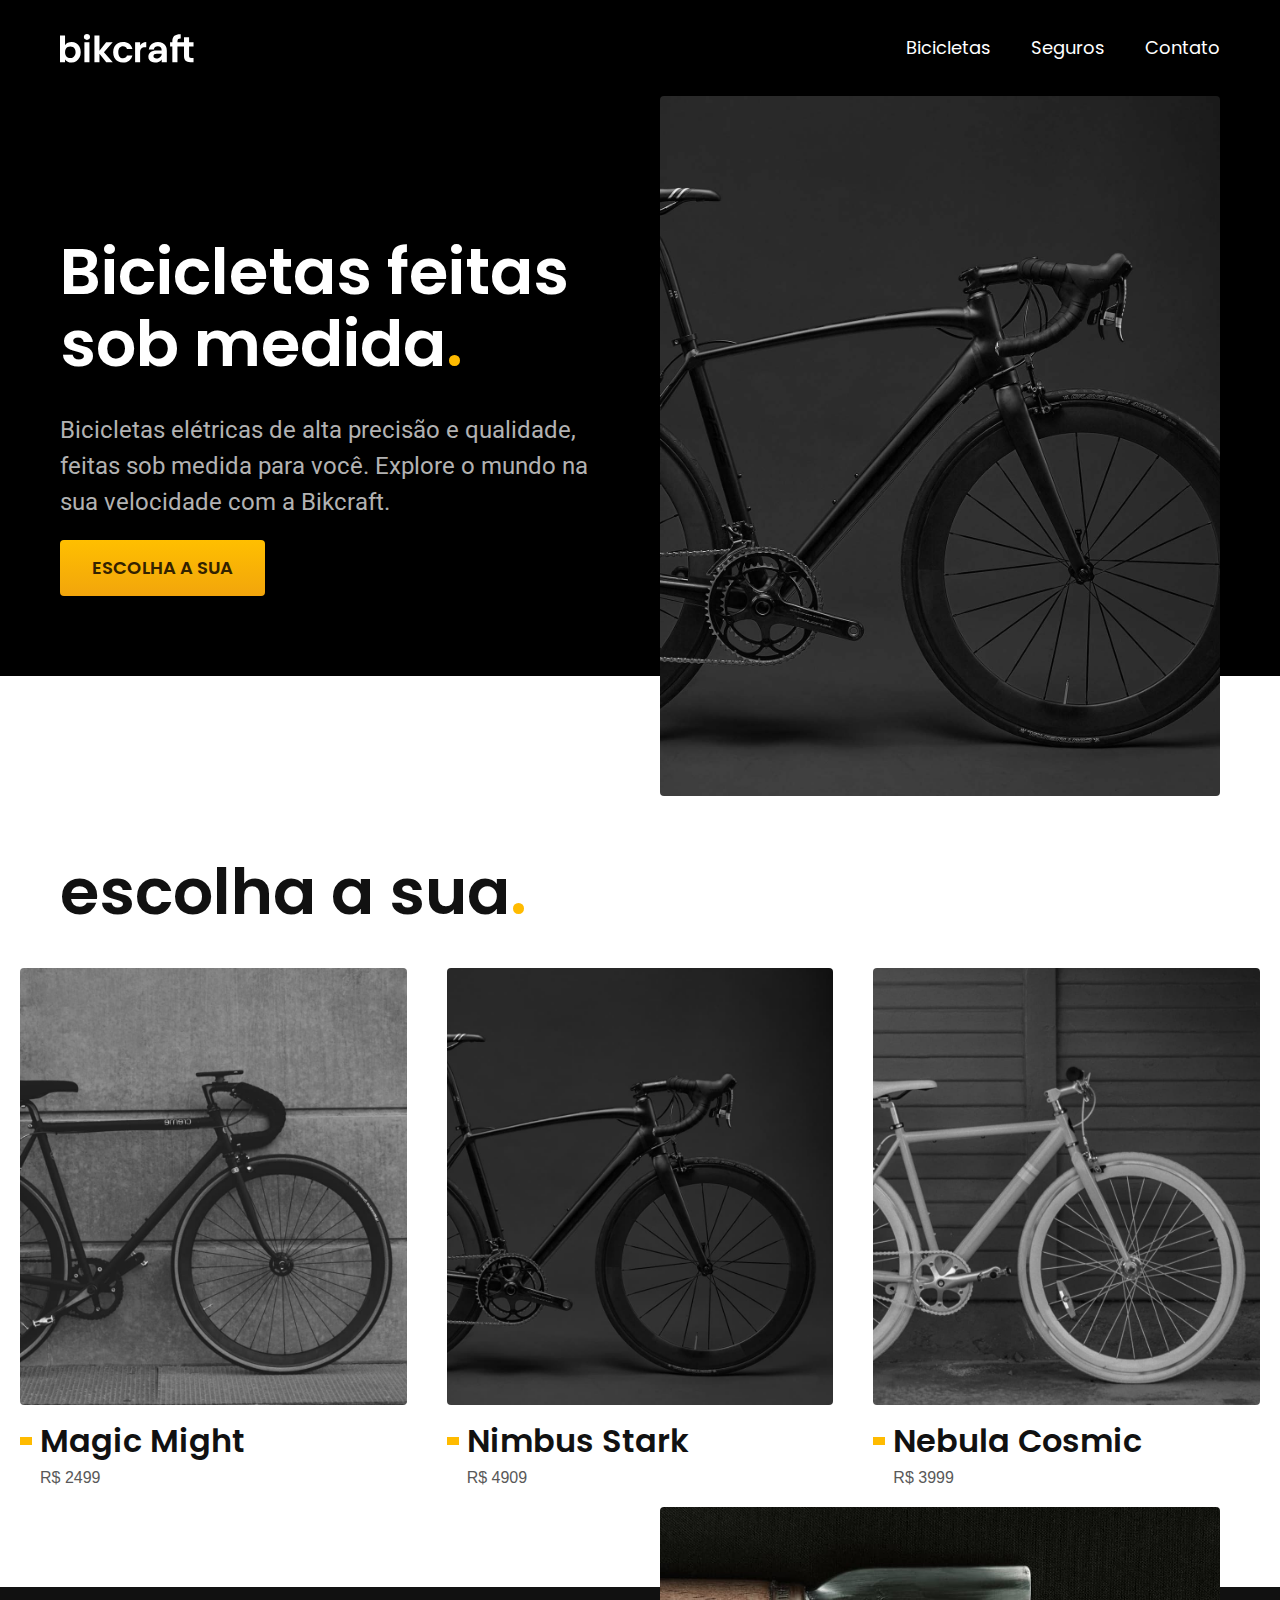
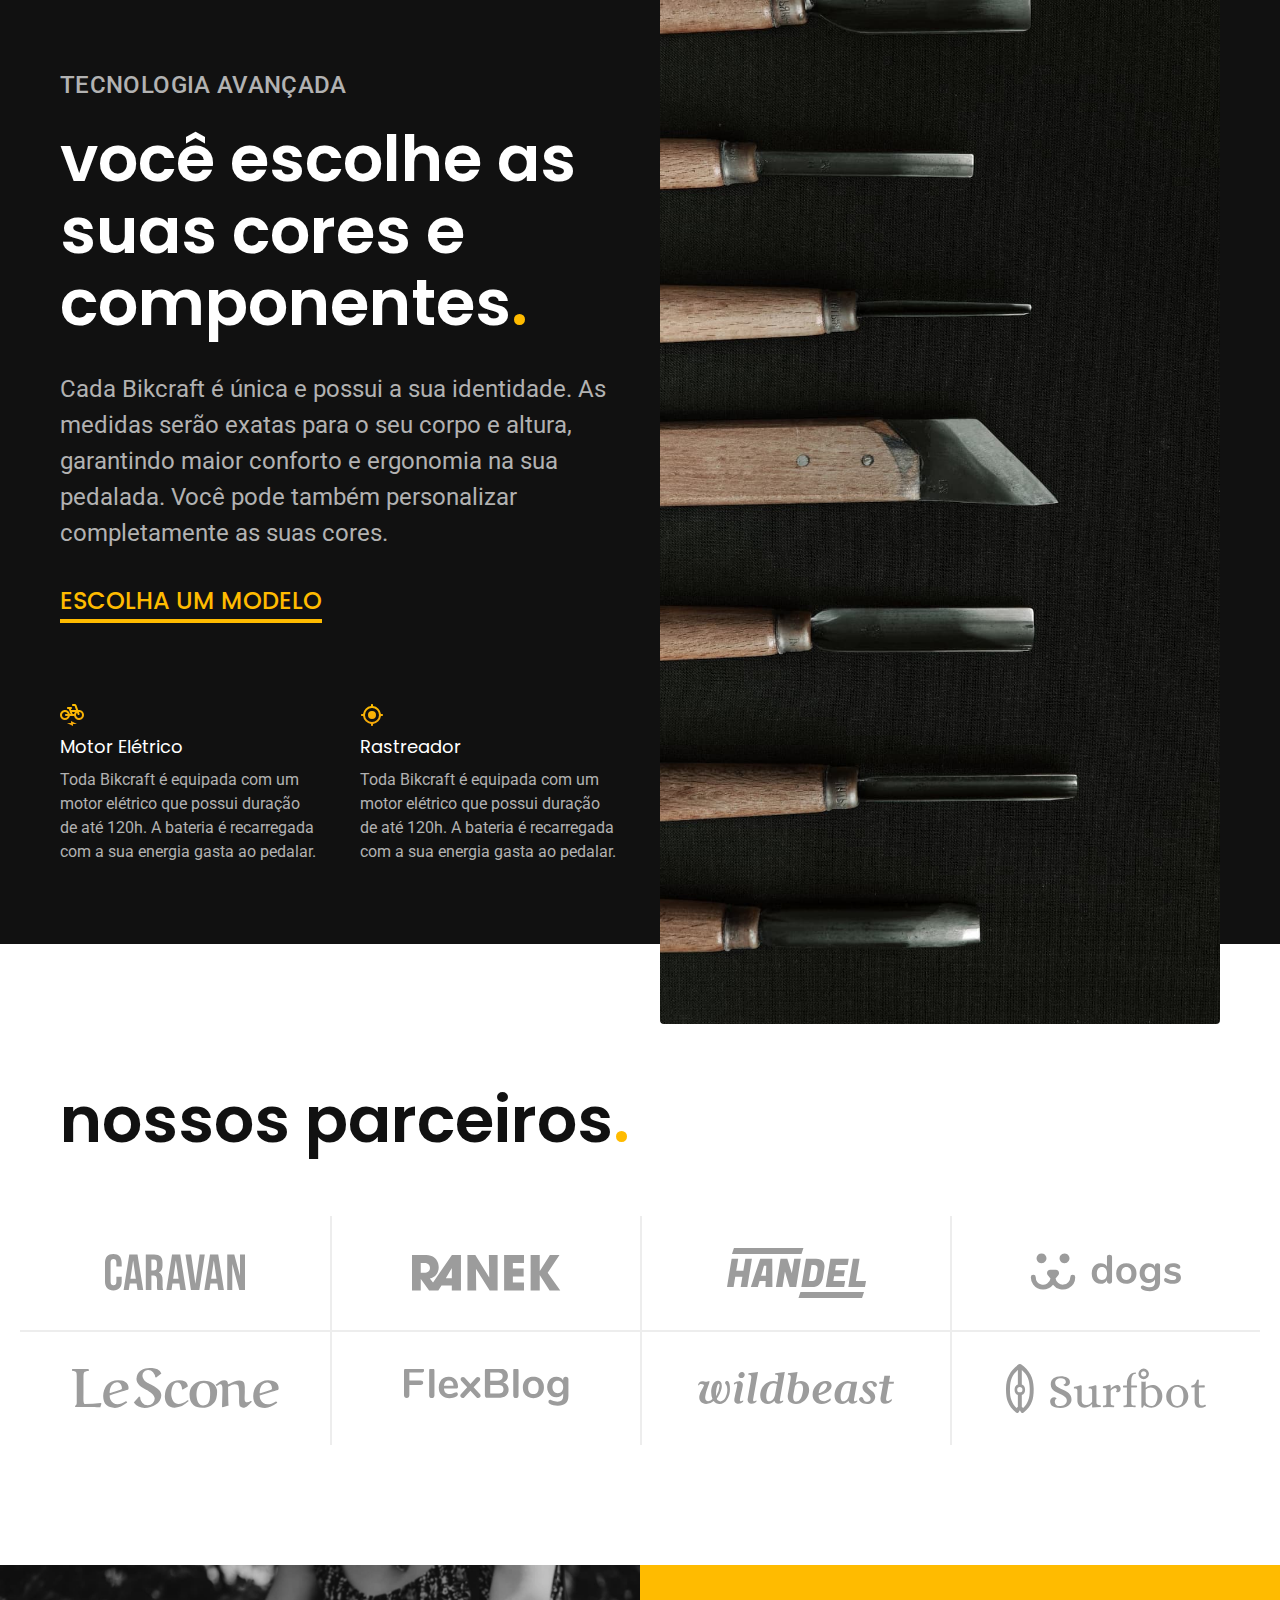
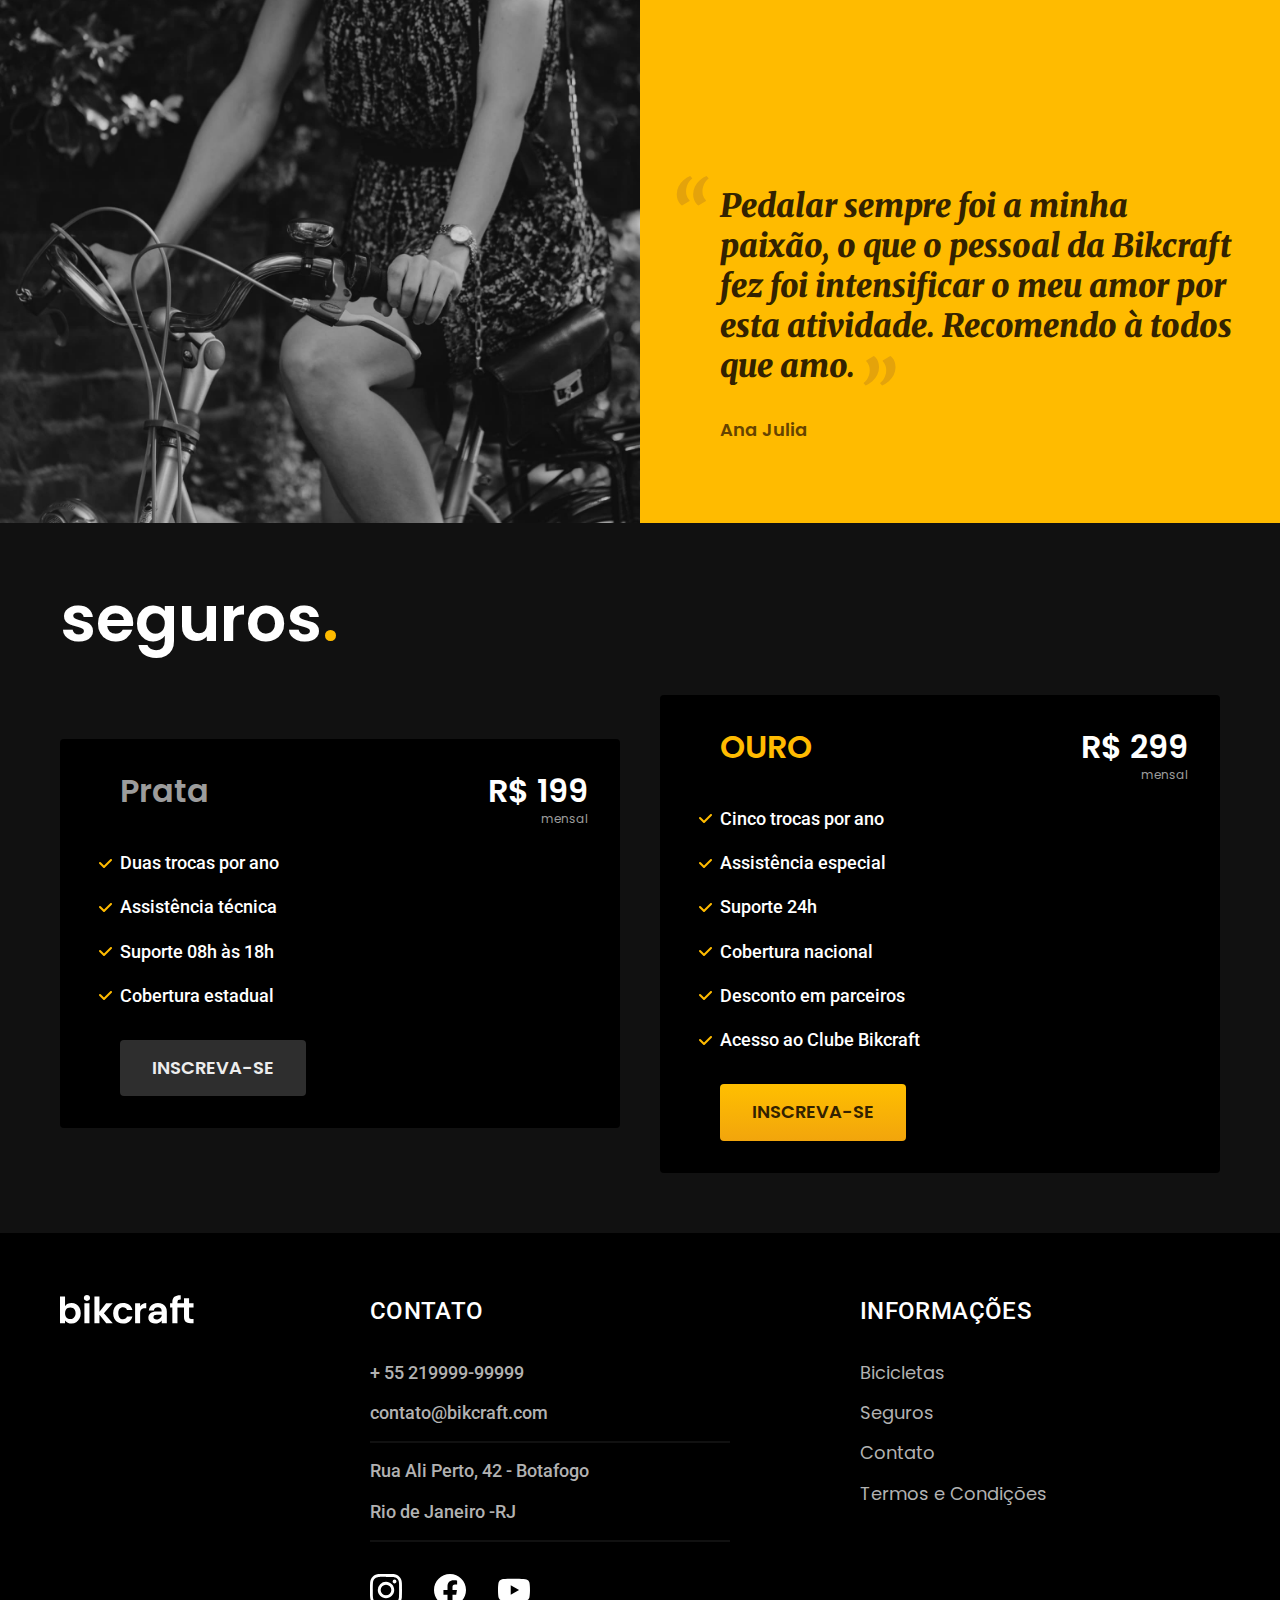
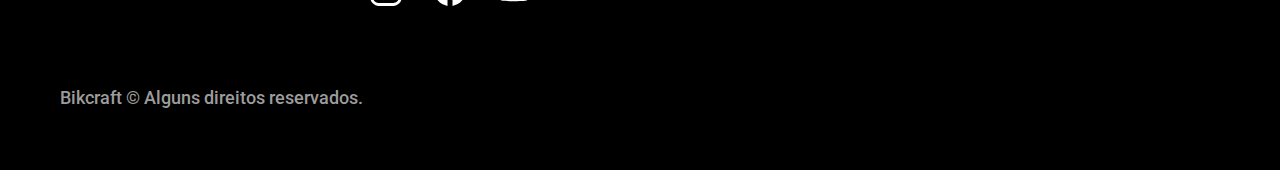
<file: index.html>
<!DOCTYPE html>
<html lang="pt-br">
  <head>
    <meta charset="UTF-8" />
    <meta http-equiv="X-UA-Compatible" content="IE=edge" />
    <meta name="viewport" content="width=device-width, initial-scale=1.0" />
    <title>Bikcraft - Bicicleta Elétricas</title>
    <meta
      name="description"
      content="Bicicletas elétricas de alta precisão e qualidade,  feitas sob medida para o cliente. Explore o mundo na sua velocidade com a Bikcraft."
    />
    <link rel="stylesheet" href="/css/style.css" />

    <link rel="preconnect" href="https://fonts.googleapis.com">
<link rel="preconnect" href="https://fonts.gstatic.com" crossorigin>
<link href="https://fonts.googleapis.com/css2?family=Merriweather:ital,wght@1,900&family=Poppins:wght@400;600&family=Roboto:wght@500&display=swap" rel="stylesheet">
  </head>
  <body>
    <header class="header-bg">
     <div class="header container">
        <a href="./">
            <img src="./img/bikcraft.svg" alt="Bikcraft" />
        </a>
      
      <nav aria-label="primaria">
        <ul class="header-menu font-1-m cor-0">
          <li><a href="./bicicletas.html">Bicicletas</a></li>
          <li><a href="./seguros.html">Seguros</a></li>
          <li><a href="./contato.html">Contato</a></li>
        </ul>
     </div>
      </nav>
    </header>

    <main class="introducao-bg">
      <div class="introducao container">
        <div class="introducao-conteudo">
          <h1 class="font-1-xxl cor-0">Bicicletas feitas sob medida<span class="cor-p1">.</span></h1>
          <p class="font-2-l cor-5">Bicicletas elétricas de alta precisão e qualidade, feitas sob medida para você. Explore o mundo na sua velocidade com a Bikcraft.
          </p>
          <a class="botao" href="./bicicletas.html">Escolha a sua</a>
        </div>
        
        <div >
          <img src="./img/fotos/introducao.jpg" alt="Bicicleta eletrica preta">
        </div>
       </div>
    </main>

    <article class="bicicletas-lista">
      <h2 class="font-1-xxl container">escolha a sua<span class="cor-p1">.</span></h2>
      <ul>

        <li>
          <a href="./bicicletas/magic.html">
          <img src="./img/bicicletas/magic-home.jpg" alt="Bicicleta preta">
          <h3 class="font-1-xl">Magic Might</h3>
          <span class = "font-2m cor-8">R$ 2499</span>
        </a>
        </li>
        <li>
          <a href="./bicicletas/magic.html">
          <img src="./img/bicicletas/nimbus-home.jpg" alt="Bicicleta preta">
          <h3 class="font-1-xl">Nimbus Stark</h3>
          <span class = "font-2m cor-8">R$ 4909</span>
        </a>
        </li>
        <li>
          <a href="./bicicletas/magic.html">
          <img src="./img/bicicletas/nebula-home.jpg" alt="Bicicleta preta">
          <h3 class="font-1-xl">Nebula Cosmic</h3>
          <span class = "font-2m cor-8">R$ 3999</span>
        </a>
        </li>

      </ul>
    </article>

    <article class="tecnologia-bg">
      <div class="tecnologia container">
        <div class="tecnologia-conteudo">
          <span class="font-2-l-b cor-5">Tecnologia Avançada</span>
          <h2 class="font-1-xxl cor-0">você escolhe as suas cores e componentes<span class="cor-p1">.</span></h2>
          <p class="font-2-l cor-5">Cada Bikcraft é única e possui a sua identidade. As medidas serão exatas para o seu corpo e altura, garantindo maior conforto e ergonomia na sua pedalada. Você pode também personalizar completamente as suas cores.</p>
          <a class="link" href="./bicicletas.html">Escolha um modelo</a>

        <div class="tecnologia-vantagens">     
          <div>
            <img src="./img/icones/eletrica.svg" alt="">
            <h3 class="font-1-m cor-0">Motor Elétrico</h3>
            <p class="font-2-s cor-5">Toda Bikcraft é equipada com um motor elétrico que possui duração de até 120h. A bateria é recarregada com a sua energia gasta ao pedalar.</p>
          </div>
          <div>
            <img src="./img/icones/rastreador.svg" alt="">
            <h3 class="font-1-m cor-0">Rastreador</h3>
            <p class="font-2-s cor-5">Toda Bikcraft é equipada com um motor elétrico que possui duração de até 120h. A bateria é recarregada com a sua energia gasta ao pedalar.</p>
          </div>
        </div>
        </div>
        <div class="tecnologia-imagem">
          <img src="./img/fotos/tecnologia.jpg" alt="">
        </div>
      </div>
    </article>
    <section class="parceiros" aria-label="Vossos Parceiros">
      <h2 class="font-1-xxl container">nossos parceiros<span class="cor-p1">.</span></h2>
        <ul>
          <li><img src="img/parceiros/caravan.svg" alt="caravan"></li>
          <li><img src="img/parceiros/ranek.svg" alt=""></li>
          <li><img src="img/parceiros/handel.svg" alt=""></li>
          <li><img src="img/parceiros/dogs.svg" alt=""></li>
          <li><img src="img/parceiros/lescone.svg" alt=""></li>
          <li><img src="img/parceiros/flexblog.svg" alt=""></li>
          <li><img src="img/parceiros/wildbeast.svg" alt=""></li>
          <li><img src="img/parceiros/surfbot.svg" alt=""></li>
          
        </ul>
      
    </section>

    <section class="depoimento" aria-label="Depoimento">
      <div>
        <img src="./img/fotos/depoimento.jpg "alt="Pessoa pedalando uma bicicleta Bikcraft">
      </div>
      <div class="depoimento-conteudo">
        <blockquote class="font-1-xl cor-p5">
          <p>Pedalar sempre foi a minha paixão, o que o pessoal da Bikcraft fez foi intensificar o meu amor por esta atividade. Recomendo à todos que amo.</p>
        </blockquote>
        <span class="font-1-m-b cor-p4">Ana Julia</span>
      </div>
    </section>

    <article class="seguros-bg">
      <div class="seguros container">
      <h2 class="font-1-xxl cor-0">seguros<span class="cor-p1">.</span></h2>
      <div class="seguros-item">
        <h3 class="font-1-xl cor-6">Prata</h3>
        <span class="font-1-xl cor-0">R$ 199 <span class="font-1-xs cor-6">mensal</span></span>
        <ul class="font-2-m cor-0">
          <li>Duas trocas por ano</li>
          <li>Assistência técnica</li>
          <li>Suporte 08h às 18h</li>
          <li>Cobertura estadual</li>
        </ul>
        <a class="botao secundario" href="./orçamento.html">Inscreva-se</a>
      </div>

      <div class="seguros-item">
        <h3 class="font-1-xl cor-p1">OURO</h3>
        <span class="font-1-xl cor-0">R$ 299 <span class="font-1-xs cor-6">mensal</span></span>
        <ul class="font-2-m cor-0">
          <li>Cinco trocas por ano</li>
          <li>Assistência especial</li>
          <li>Suporte 24h</li>
          <li>Cobertura nacional</li>
          <li>Desconto em parceiros
          </li>
          <li>Acesso ao Clube Bikcraft</li>
        </ul>
        <a class="botao" href="./orçamento.html">Inscreva-se</a>
      </div>
    </div>
  </article>
  <footer class="footer-bg">
    <div class="footer container">
      <img src="./img/bikcraft.svg" alt="alt=Bikcraft">
      <div class="footer-contato">
        <h3 class="font-2-l-b cor-0">Contato</h3>
        <ul class="font-2-m cor-5">
          <li><a href="tel:+5141999999999">+ 55 219999-99999</a></li>
          <li><a href="mailto:contato@bikcraft.com">contato@bikcraft.com</a></li>
          <li>Rua Ali Perto, 42 - Botafogo</li>
          <li>Rio de Janeiro -RJ</li>
        </ul>
        <div class="footer-redes">
          <a href="./"><img src="./img/redes/instagram.svg" alt="Instagram"></a>
          <a href="./"><img src="./img/redes/facebook.svg" alt="Facebook"></a>
          <a href="./"><img src="./img/redes/youtube.svg" alt="Youtube"></a>
        </div>
      </div>
      <div class="footer-informacoes">
        <h3 class="font-2-l-b cor-0">Informações</h3>
        <nav>
          <ul class="font-1-m cor-5">
            <li><a href="./bicicletas.html">Bicicletas</a></li>
            <li><a href="./seguros.html">Seguros</a></li>
            <li><a href="./contato.html">Contato</a></li>
            <li><a href="./termos.html">Termos e Condições</a></li>
          </ul>
        </nav>
      </div>
      <p class="footer-copy font-2-m cor-6" >Bikcraft © Alguns direitos reservados. </p>
    </div>
  </footer>
  </body>
</html>
</file>
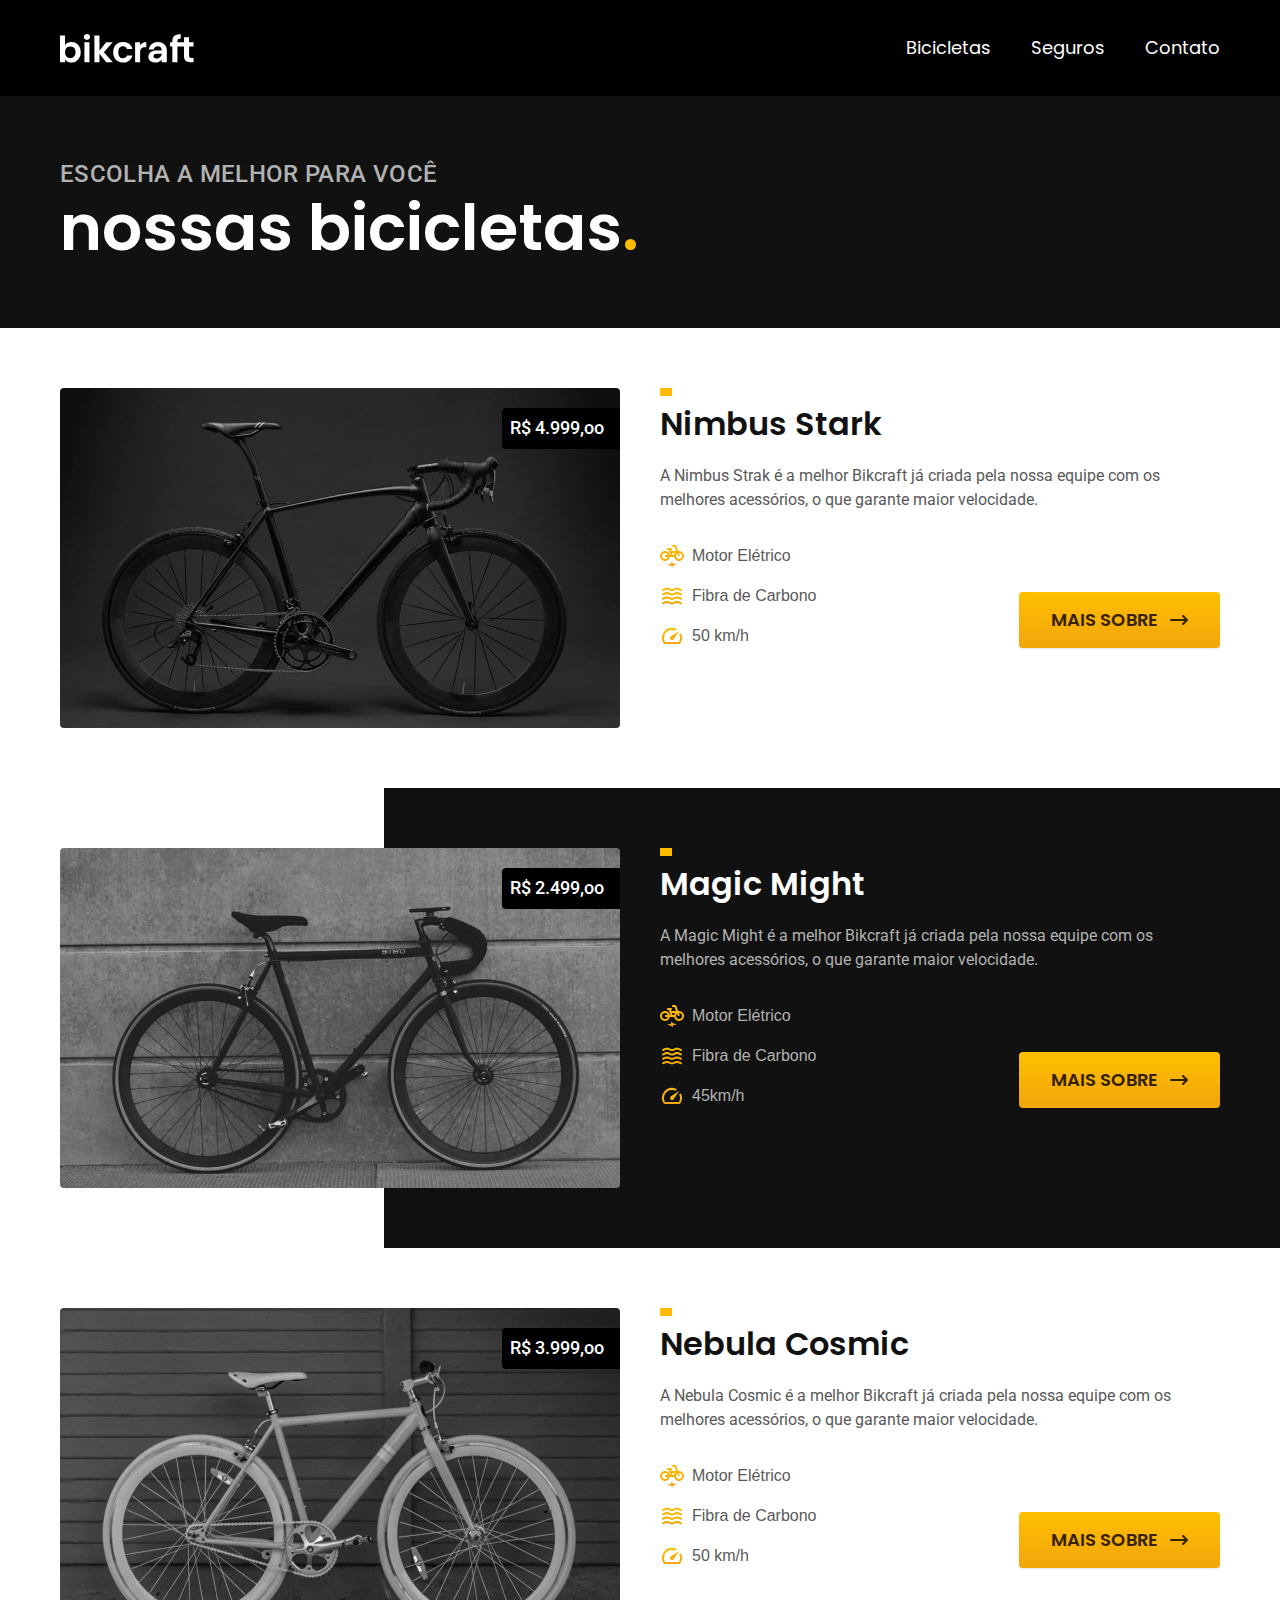
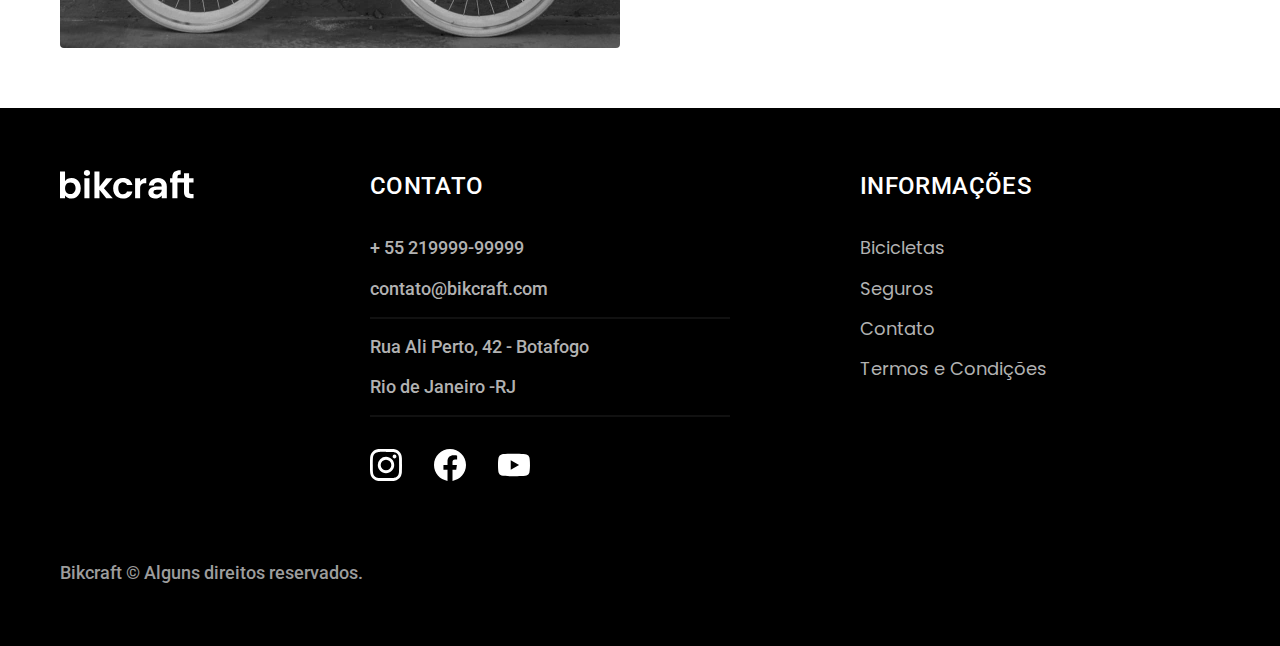
<file: bicicletas.html>
<!DOCTYPE html>
<html lang="pt-br">

<head>
  <meta charset="UTF-8" />
  <meta http-equiv="X-UA-Compatible" content="IE=edge" />
  <meta name="viewport" content="width=device-width, initial-scale=1.0" />
  <title>Bicicletas | Bikcraft</title>
  <meta name="description" content="Termos e condições." />
  <link rel="stylesheet" href="/css/style.css" />
  <link rel="preconnect" href="https://fonts.googleapis.com">
  <link rel="preconnect" href="https://fonts.gstatic.com" crossorigin>
  <link
    href="https://fonts.googleapis.com/css2?family=Merriweather:ital,wght@1,900&family=Poppins:wght@400;600&family=Roboto:wght@500&display=swap"
    rel="stylesheet">
</head>

<body id="bicicletas">
  <header class="header-bg">
    <div class="header container">
      <a href="./">
        <img src="./img/bikcraft.svg" alt="Bikcraft" />
      </a>
      <nav aria-label="primaria">
        <ul class="header-menu font-1-m cor-0">
          <li><a href="./bicicletas.html">Bicicletas</a></li>
          <li><a href="./seguros.html">Seguros</a></li>
          <li><a href="./contato.html">Contato</a></li>
        </ul>
    </div>
    </nav>
  </header>


  <main>

    <div class="titulo-bg">
      <div class="titulo container">
        <p class="font-2-l-b cor-5">escolha a melhor para você</p>
        <h1 class="font-1-xxl cor-0">nossas bicicletas<span class="cor-p1">.</span></h1>
      </div>
    </div>

    <div class="bicicletas container">
      <div class="bicicletas-imagem">
        <img src="./img/bicicletas/nimbus.jpg" alt="Bicicleta preta">
        <span class="font-2-m cor-0">R$ 4.999,oo</span>
      </div>
      <div class="bicicletas-conteudo">
        <h2 class="font-1-xl">Nimbus Stark</h2>
        <p class="font-2-s cor-8">A Nimbus Strak é a melhor
          Bikcraft já criada pela nossa equipe com os
          melhores acessórios, o que garante maior velocidade.</p>
        <ul class="font-i-m cor-8">
          <li><img src="./img/icones/eletrica.svg" alt="">Motor Elétrico</li>
          <li><img src="./img/icones/carbono.svg" alt="">Fibra de Carbono</li>
          <li><img src="./img/icones/velocidade.svg" alt="">50 km/h</li>
        </ul>
        <a class="botao seta" href="./bicicletas/nebula.html">Mais Sobre</a>
      </div>
    </div>


    <div class="bicicletas-bg">
      <div class="bicicletas container">
        <div class="bicicletas-imagem">
          <img src="./img/bicicletas/magic.jpg" alt="Bicicleta preta">
          <span class="font-2-m cor-0">R$ 2.499,oo</span>
        </div>
        <div class="bicicletas-conteudo">
          <h2 class="font-1-xl cor-0">Magic Might</h2>
          <p class="font-2-s cor-5">A Magic Might é a melhor
            Bikcraft já criada pela nossa equipe com os
            melhores acessórios, o que garante maior velocidade.</p>
          <ul class="font-i-m cor-5">
            <li><img src="./img/icones/eletrica.svg" alt="">Motor Elétrico</li>
            <li><img src="./img/icones/carbono.svg" alt="">Fibra de Carbono</li>
            <li><img src="./img/icones/velocidade.svg" alt="">45km/h</li>
          </ul>
          <a class="botao seta" href="./bicicletas/magic.html">Mais Sobre</a>
        </div>
      </div>
    </div>

      <div class="bicicletas container">
        <div class="bicicletas-imagem">
          <img src="./img/bicicletas/nebula.jpg" alt="Bicicleta preta">
          <span class="font-2-m cor-0">R$ 3.999,oo</span>
        </div>
        <div class="bicicletas-conteudo">
          <h2 class="font-1-xl">Nebula Cosmic</h2>
            <p class="font-2-s cor-8">A Nebula Cosmic é a melhor
              Bikcraft já criada pela nossa equipe com os
              melhores acessórios, o que garante maior velocidade.</p>

            <ul class="font-i-m cor-8">
              <li><img src="./img/icones/eletrica.svg" alt="">Motor Elétrico</li>
              <li><img src="./img/icones/carbono.svg" alt="">Fibra de Carbono</li>
              <li><img src="./img/icones/velocidade.svg" alt="">50 km/h</li>
            </ul>
            <a class="botao seta" href="./bicicletas/nebula.html">Mais Sobre</a>

        </div>
      </div>

  </main>
  <footer class="footer-bg">
    <div class="footer container">
      <img src="./img/bikcraft.svg" alt="alt=Bikcraft">
      <div class="footer-contato">
        <h3 class="font-2-l-b cor-0">Contato</h3>
        <ul class="font-2-m cor-5">
          <li><a href="tel:+5141999999999">+ 55 219999-99999</a></li>
          <li><a href="mailto:contato@bikcraft.com">contato@bikcraft.com</a></li>
          <li>Rua Ali Perto, 42 - Botafogo</li>
          <li>Rio de Janeiro -RJ</li>
        </ul>
        <div class="footer-redes">
          <a href="./"><img src="./img/redes/instagram.svg" alt="Instagram"></a>
          <a href="./"><img src="./img/redes/facebook.svg" alt="Facebook"></a>
          <a href="./"><img src="./img/redes/youtube.svg" alt="Youtube"></a>
        </div>
      </div>
      <div class="footer-informacoes">
        <h3 class="font-2-l-b cor-0">Informações</h3>
        <nav>
          <ul class="font-1-m cor-5">
            <li><a href="./bicicletas.html">Bicicletas</a></li>
            <li><a href="./seguros.html">Seguros</a></li>
            <li><a href="./contato.html">Contato</a></li>
            <li><a href="./termos.html">Termos e Condições</a></li>
          </ul>
        </nav>
      </div>
      <p class="footer-copy font-2-m cor-6">Bikcraft © Alguns direitos reservados. </p>
    </div>
  </footer>
</body>

</html>
</file>
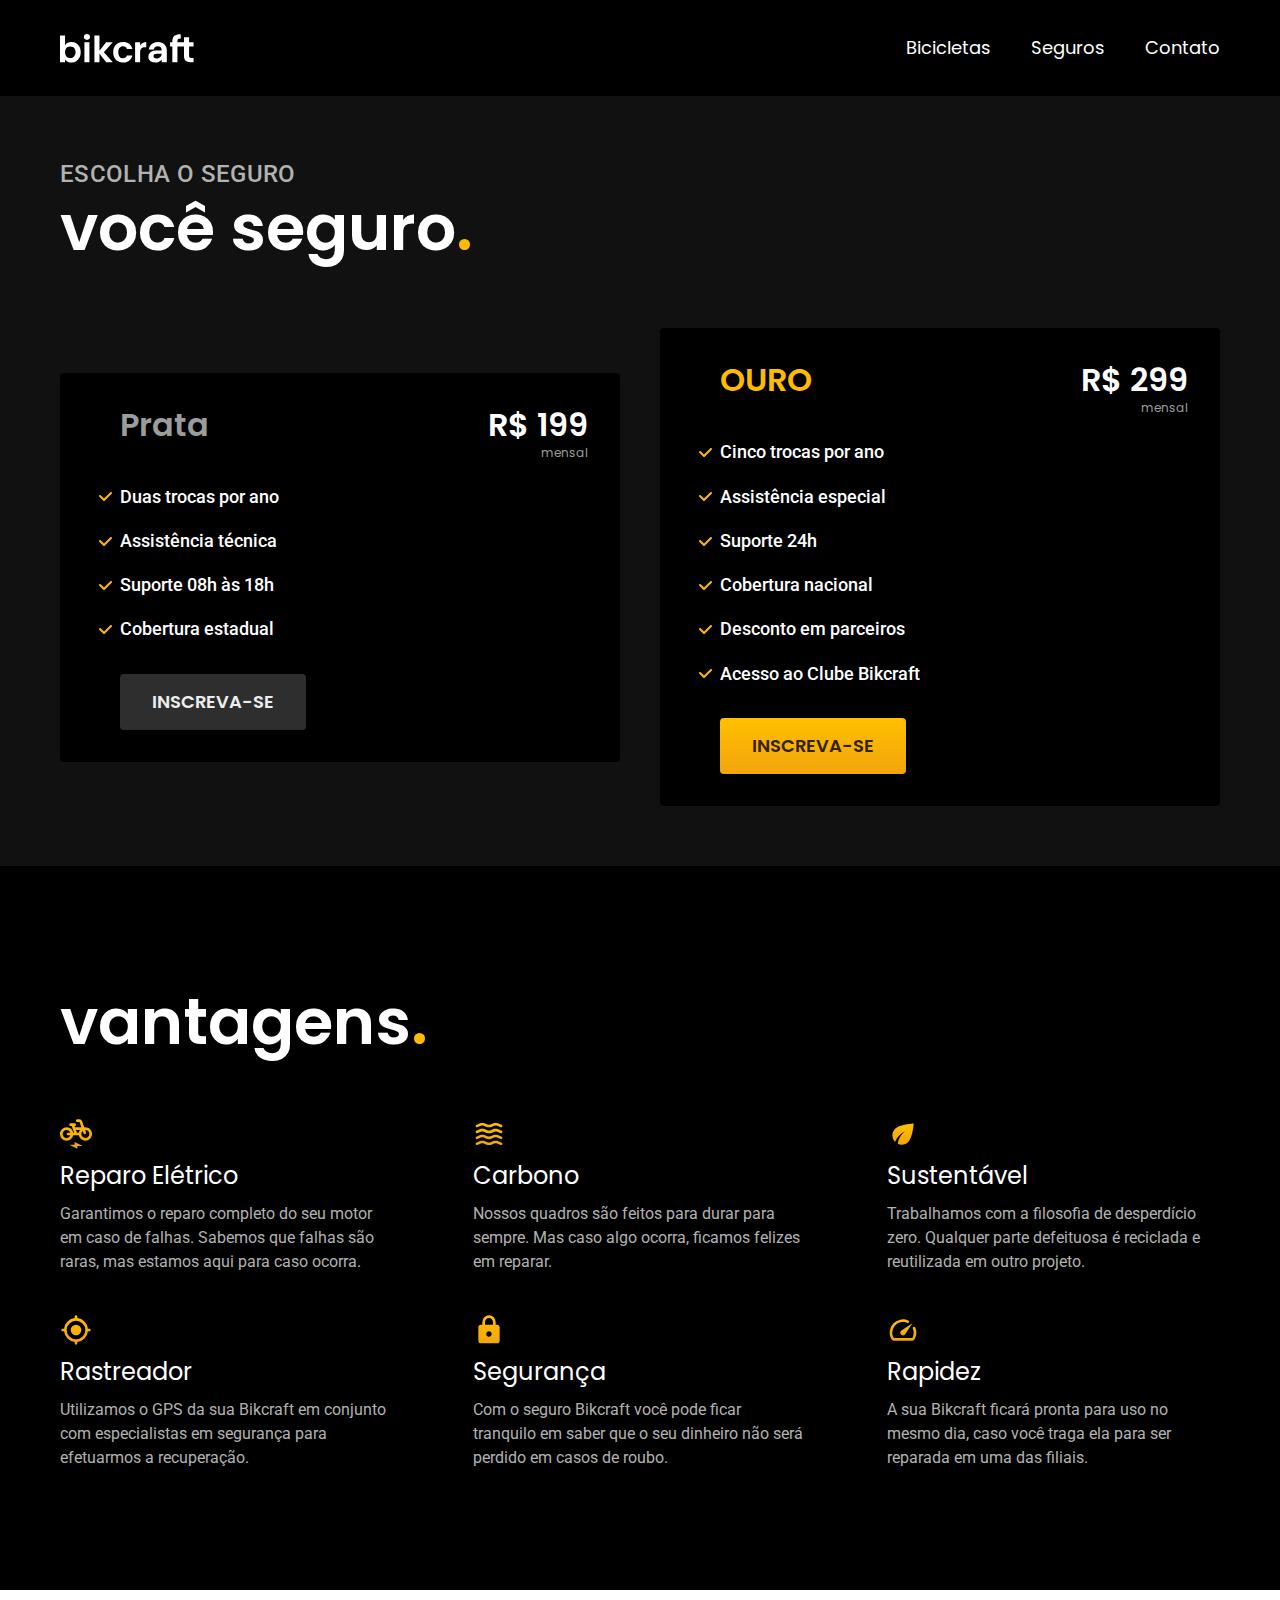
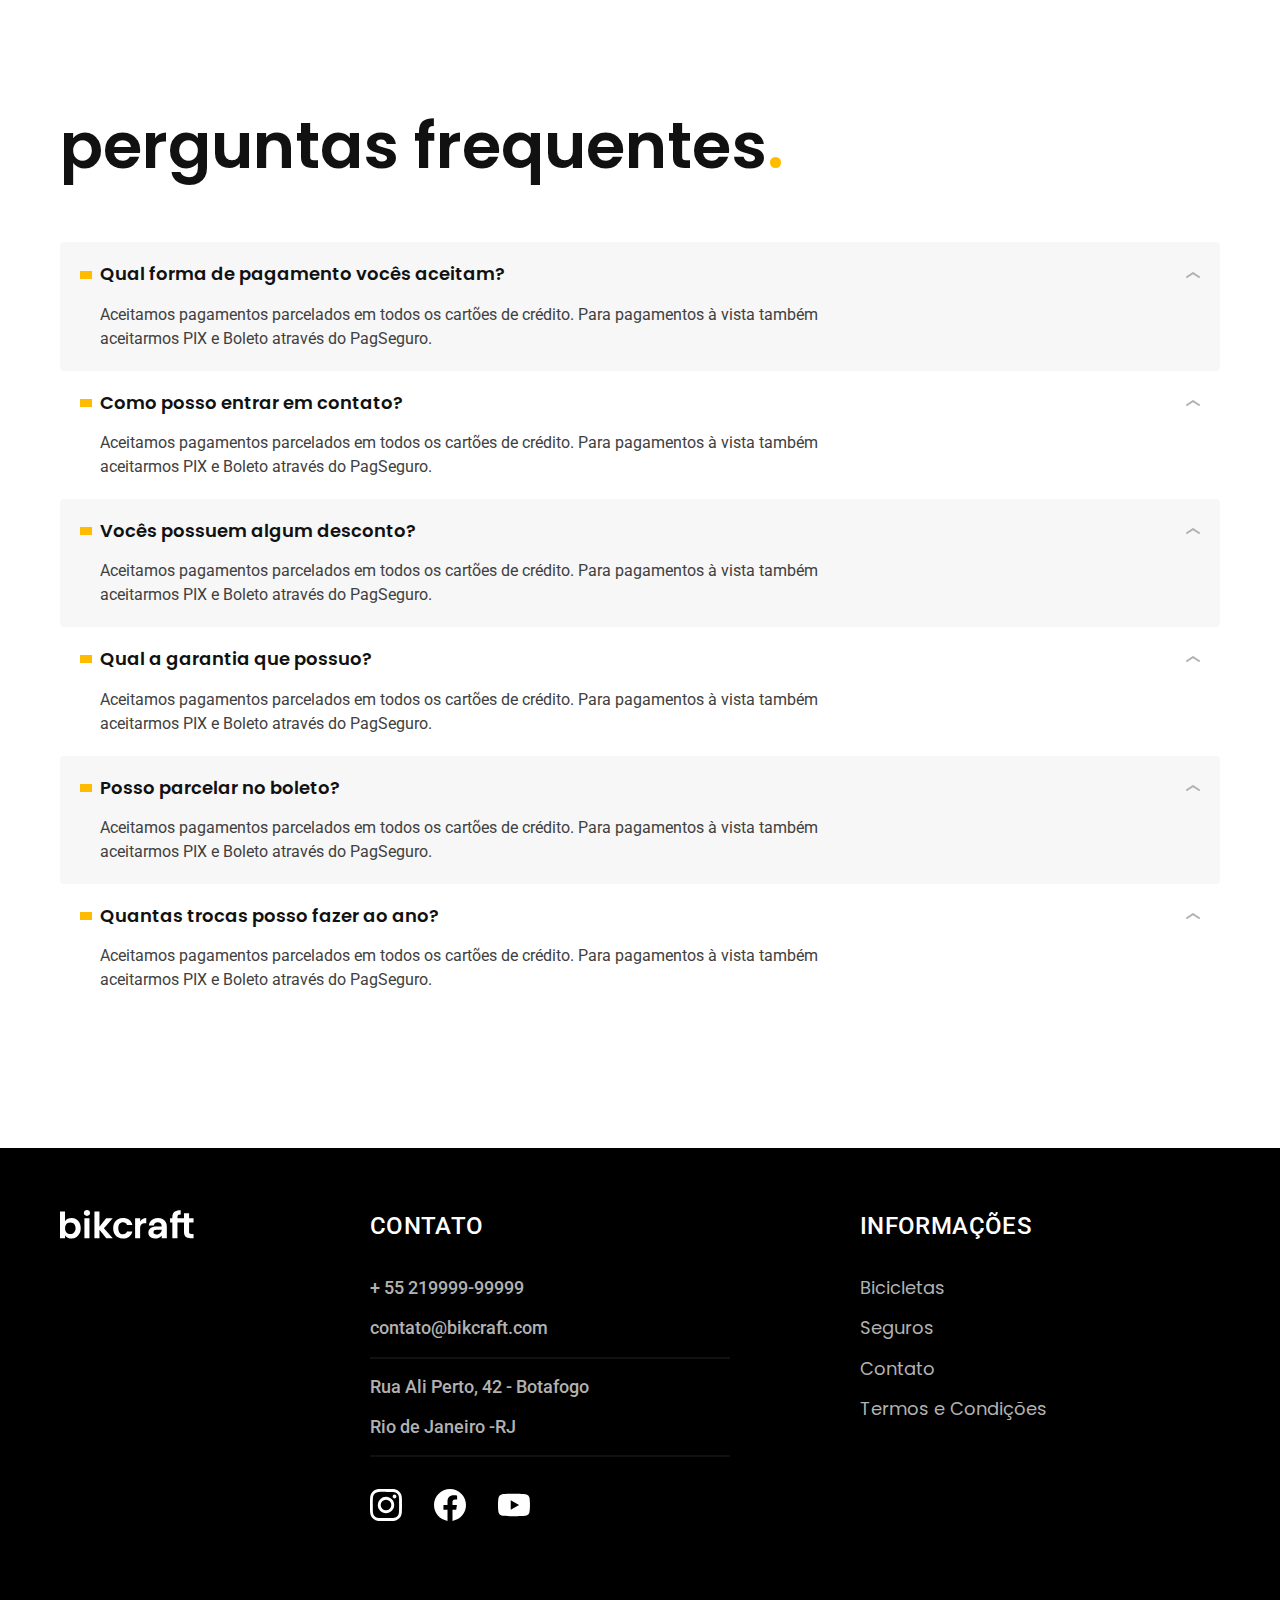
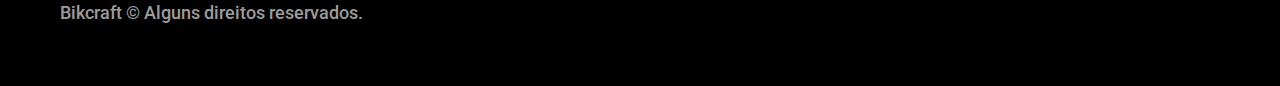
<file: seguros.html>
<!DOCTYPE html>
<html lang="pt-br">
  <head>
    <meta charset="UTF-8" />
    <meta http-equiv="X-UA-Compatible" content="IE=edge" />
    <meta name="viewport" content="width=device-width, initial-scale=1.0" />
    <title>Seguros | Bikcraft</title>
    <meta
      name="description"
      content="Termos e condições."
    />
    <link rel="stylesheet" href="/css/style.css" />

    <link rel="preconnect" href="https://fonts.googleapis.com">
<link rel="preconnect" href="https://fonts.gstatic.com" crossorigin>
<link href="https://fonts.googleapis.com/css2?family=Merriweather:ital,wght@1,900&family=Poppins:wght@400;600&family=Roboto:wght@500&display=swap" rel="stylesheet">
  </head>
  <body id="seguros">
    <header class="header-bg">
     <div class="header container">
        <a href="./">
            <img src="./img/bikcraft.svg" alt="Bikcraft" />
        </a>
       <nav aria-label="primaria">
        <ul class="header-menu font-1-m cor-0">
          <li><a href="./bicicletas.html">Bicicletas</a></li>
          <li><a href="./seguros.html">Seguros</a></li>
          <li><a href="./contato.html">Contato</a></li>
        </ul>
     </div>
      </nav>
    </header>

    <main class="seguros-bg">
        <div class="titulo-bg">
            <div class="titulo container">
                <p class="font-2-l-b cor-5">Escolha o seguro</p>
                <h1 class="font-1-xxl cor-0">você seguro<span class="cor-p1" >.</span></h1>
            </div>
        </div>
          <div class="seguros container">
            <div class="seguros-item">
            <h3 class="font-1-xl cor-6">Prata</h3>
            <span class="font-1-xl cor-0">R$ 199 <span class="font-1-xs cor-6">mensal</span></span>
            <ul class="font-2-m cor-0">
              <li>Duas trocas por ano</li>
              <li>Assistência técnica</li>
              <li>Suporte 08h às 18h</li>
              <li>Cobertura estadual</li>
            </ul>
            <a class="botao secundario" href="./orçamento.html">Inscreva-se</a>
          </div>
    
          <div class="seguros-item">
            <h3 class="font-1-xl cor-p1">OURO</h3>
            <span class="font-1-xl cor-0">R$ 299 <span class="font-1-xs cor-6">mensal</span></span>
            <ul class="font-2-m cor-0">
              <li>Cinco trocas por ano</li>
              <li>Assistência especial</li>
              <li>Suporte 24h</li>
              <li>Cobertura nacional</li>
              <li>Desconto em parceiros
              </li>
              <li>Acesso ao Clube Bikcraft</li>
            </ul>
            <a class="botao" href="./orçamento.html">Inscreva-se</a>
          </div>
        </div>
    </main>

    <article class="vantagens-bg">
      <div class="vantagens container">
      <h2 class="font-1-xxl cor-0">vantagens<span class="cor-p1">.</span></h2>
      <ul>
        <li>
          <img src="./img/icones/eletrica.svg" alt="">
          <h3 class="font-1-l cor-0">Reparo Elétrico</h3>
          <p class="font-2-s cor-5">Garantimos o reparo completo do seu motor em caso de falhas. Sabemos que falhas são raras, mas estamos aqui para caso ocorra.</p>
        </li>
        <li>
          <img src="./img/icones/carbono.svg" alt="">
          <h3 class="font-1-l cor-0">Carbono</h3>
          <p class="font-2-s cor-5">Nossos quadros são feitos para durar para sempre. Mas caso algo ocorra, ficamos felizes em reparar.</p>
        </li>
        <li>
          <img src="./img/icones/sustentavel.svg" alt="">
          <h3 class="font-1-l cor-0">Sustentável</h3>
          <p class="font-2-s cor-5">Trabalhamos com a filosofia de desperdício zero. Qualquer parte defeituosa é reciclada e reutilizada em outro projeto.</p>
        </li>
        <li>
          <img src="./img/icones/rastreador.svg" alt="">
          <h3 class="font-1-l cor-0">Rastreador</h3>
          <p class="font-2-s cor-5">Utilizamos o GPS da sua Bikcraft em conjunto com especialistas em segurança para efetuarmos a recuperação.</p>
        </li>
        <li>
          <img src="./img/icones/seguro.svg" alt="">
          <h3 class="font-1-l cor-0">Segurança</h3>
          <p class="font-2-s cor-5">Com o seguro Bikcraft você pode ficar tranquilo em saber que o seu dinheiro não será perdido em casos de roubo.</p>
        </li>
        <li>
          <img src="./img/icones/velocidade.svg" alt="">
          <h3 class="font-1-l cor-0">Rapidez</h3>
          <p class="font-2-s cor-5">A sua Bikcraft ficará pronta para uso no mesmo dia, caso você traga ela para ser reparada em uma das filiais.</p>
        </li>
      </ul>
      </div>
    </article>

    <article class="perguntas container">
      <h2 class="font-1-xxl">perguntas frequentes<span class="cor-p1">.</span></h2>
      <dl>
        <div>
          <dt class="font-1-m-b">Qual forma de pagamento vocês aceitam?</dt>
          <dd class="font-2-s cor-9">Aceitamos pagamentos parcelados em todos os cartões de crédito. Para pagamentos à vista também aceitarmos PIX e Boleto através do PagSeguro.</dd>
        </div>
        <div>
          <dt class="font-1-m-b">Como posso entrar em contato?</dt>
          <dd class="font-2-s cor-9">Aceitamos pagamentos parcelados em todos os cartões de crédito. Para pagamentos à vista também aceitarmos PIX e Boleto através do PagSeguro.</dd>
        </div>
        <div>
          <dt class="font-1-m-b">Vocês possuem algum desconto?</dt>
          <dd class="font-2-s cor-9">Aceitamos pagamentos parcelados em todos os cartões de crédito. Para pagamentos à vista também aceitarmos PIX e Boleto através do PagSeguro.</dd>
        </div>
        <div>
          <dt class="font-1-m-b">Qual a garantia que possuo?</dt>
          <dd class="font-2-s cor-9">Aceitamos pagamentos parcelados em todos os cartões de crédito. Para pagamentos à vista também aceitarmos PIX e Boleto através do PagSeguro.</dd>
        </div>
        <div>
          <dt class="font-1-m-b">Posso parcelar no boleto?</dt>
          <dd class="font-2-s cor-9">Aceitamos pagamentos parcelados em todos os cartões de crédito. Para pagamentos à vista também aceitarmos PIX e Boleto através do PagSeguro.</dd>
        </div>
        <div>
          <dt class="font-1-m-b">Quantas trocas posso fazer ao ano?</dt>
          <dd class="font-2-s cor-9">Aceitamos pagamentos parcelados em todos os cartões de crédito. Para pagamentos à vista também aceitarmos PIX e Boleto através do PagSeguro.</dd>
        </div>
      </dl>
    </article>
    
    <footer class="footer-bg">
        <div class="footer container">
          <img src="./img/bikcraft.svg" alt="alt=Bikcraft">
          <div class="footer-contato">
            <h3 class="font-2-l-b cor-0">Contato</h3>
            <ul class="font-2-m cor-5">
              <li><a href="tel:+5141999999999">+ 55 219999-99999</a></li>
              <li><a href="mailto:contato@bikcraft.com">contato@bikcraft.com</a></li>
              <li>Rua Ali Perto, 42 - Botafogo</li>
              <li>Rio de Janeiro -RJ</li>
            </ul>
            <div class="footer-redes">
              <a href="./"><img src="./img/redes/instagram.svg" alt="Instagram"></a>
              <a href="./"><img src="./img/redes/facebook.svg" alt="Facebook"></a>
              <a href="./"><img src="./img/redes/youtube.svg" alt="Youtube"></a>
            </div>
          </div>
          <div class="footer-informacoes">
            <h3 class="font-2-l-b cor-0">Informações</h3>
            <nav>
              <ul class="font-1-m cor-5">
                <li><a href="./bicicletas.html">Bicicletas</a></li>
                <li><a href="./seguros.html">Seguros</a></li>
                <li><a href="./contato.html">Contato</a></li>
                <li><a href="./termos.html">Termos e Condições</a></li>
              </ul>
            </nav>
          </div>
          <p class="footer-copy font-2-m cor-6" >Bikcraft © Alguns direitos reservados. </p>
        </div>
      </footer>
      </body>
    </html>
</file>
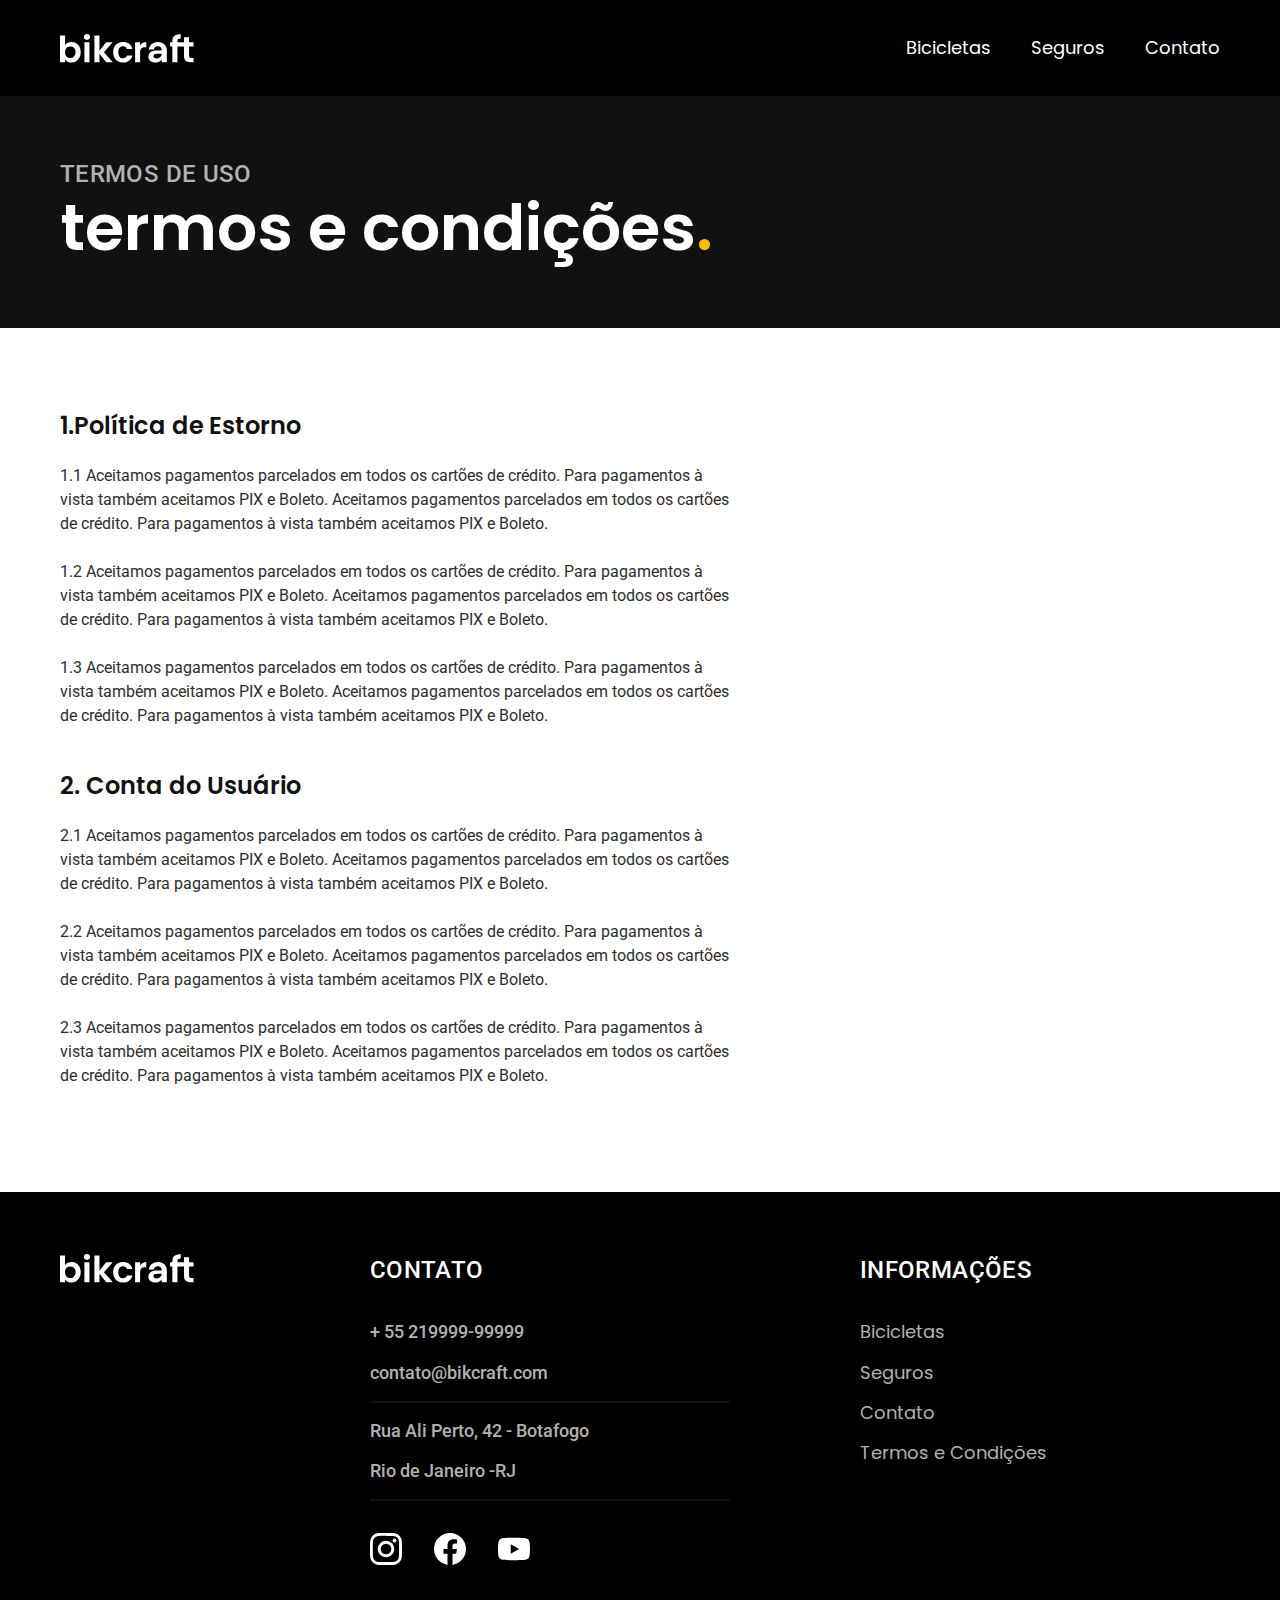
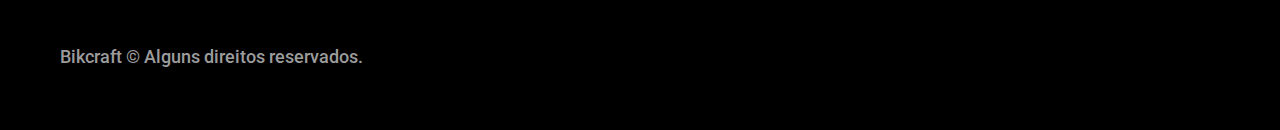
<file: termos.html>
<!DOCTYPE html>
<html lang="pt-br">
  <head>
    <meta charset="UTF-8" />
    <meta http-equiv="X-UA-Compatible" content="IE=edge" />
    <meta name="viewport" content="width=device-width, initial-scale=1.0" />
    <title>Termos e Condições | Bikcraft</title>
    <meta
      name="description"
      content="Termos e condições."
    />
    <link rel="stylesheet" href="/css/style.css" />

    <link rel="preconnect" href="https://fonts.googleapis.com">
<link rel="preconnect" href="https://fonts.gstatic.com" crossorigin>
<link href="https://fonts.googleapis.com/css2?family=Merriweather:ital,wght@1,900&family=Poppins:wght@400;600&family=Roboto:wght@500&display=swap" rel="stylesheet">
  </head>
  <body>
    <header class="header-bg">
     <div class="header container">
        <a href="./">
            <img src="./img/bikcraft.svg" alt="Bikcraft" />
        </a>
      
      <nav aria-label="primaria">
        <ul class="header-menu font-1-m cor-0">
          <li><a href="./bicicletas.html">Bicicletas</a></li>
          <li><a href="./seguros.html">Seguros</a></li>
          <li><a href="./contato.html">Contato</a></li>
        </ul>
     </div>
      </nav>
    </header>


    <main>
        <div class="titulo-bg">
            <div class="titulo container">
                <p class="font-2-l-b cor-5">termos de uso</p>
                <h1 class="font-1-xxl cor-0">termos e condições<span class="cor-p1" >.</span></h1>
            </div>

        </div>

        <div class="termos font-2-s cor-10 container">
            <h2 class="font-1-l cor-11">1.Política de Estorno</h2>
            <p>1.1 Aceitamos pagamentos parcelados em todos os cartões de crédito. Para pagamentos à vista também aceitamos PIX e Boleto. Aceitamos pagamentos parcelados em todos os cartões de crédito. Para pagamentos à vista também aceitamos PIX e Boleto.</p>
            <p>1.2 Aceitamos pagamentos parcelados em todos os cartões de crédito. Para pagamentos à vista também aceitamos PIX e Boleto. Aceitamos pagamentos parcelados em todos os cartões de crédito. Para pagamentos à vista também aceitamos PIX e Boleto.</p>
            <p>1.3 Aceitamos pagamentos parcelados em todos os cartões de crédito. Para pagamentos à vista também aceitamos PIX e Boleto. Aceitamos pagamentos parcelados em todos os cartões de crédito. Para pagamentos à vista também aceitamos PIX e Boleto.</p>
            <h2 class="font-1-l cor-11">2. Conta do Usuário</h2>
            <p>2.1 Aceitamos pagamentos parcelados em todos os cartões de crédito. Para pagamentos à vista também aceitamos PIX e Boleto. Aceitamos pagamentos parcelados em todos os cartões de crédito. Para pagamentos à vista também aceitamos PIX e Boleto.</p>
            <p>2.2 Aceitamos pagamentos parcelados em todos os cartões de crédito. Para pagamentos à vista também aceitamos PIX e Boleto. Aceitamos pagamentos parcelados em todos os cartões de crédito. Para pagamentos à vista também aceitamos PIX e Boleto.</p>
            <p>2.3 Aceitamos pagamentos parcelados em todos os cartões de crédito. Para pagamentos à vista também aceitamos PIX e Boleto. Aceitamos pagamentos parcelados em todos os cartões de crédito. Para pagamentos à vista também aceitamos PIX e Boleto.</p>
    </div> 

 </main>








    <footer class="footer-bg">
        <div class="footer container">
          <img src="./img/bikcraft.svg" alt="alt=Bikcraft">
          <div class="footer-contato">
            <h3 class="font-2-l-b cor-0">Contato</h3>
            <ul class="font-2-m cor-5">
              <li><a href="tel:+5141999999999">+ 55 219999-99999</a></li>
              <li><a href="mailto:contato@bikcraft.com">contato@bikcraft.com</a></li>
              <li>Rua Ali Perto, 42 - Botafogo</li>
              <li>Rio de Janeiro -RJ</li>
            </ul>
            <div class="footer-redes">
              <a href="./"><img src="./img/redes/instagram.svg" alt="Instagram"></a>
              <a href="./"><img src="./img/redes/facebook.svg" alt="Facebook"></a>
              <a href="./"><img src="./img/redes/youtube.svg" alt="Youtube"></a>
            </div>
          </div>
          <div class="footer-informacoes">
            <h3 class="font-2-l-b cor-0">Informações</h3>
            <nav>
              <ul class="font-1-m cor-5">
                <li><a href="./bicicletas.html">Bicicletas</a></li>
                <li><a href="./seguros.html">Seguros</a></li>
                <li><a href="./contato.html">Contato</a></li>
                <li><a href="./termos.html">Termos e Condições</a></li>
              </ul>
            </nav>
          </div>
          <p class="footer-copy font-2-m cor-6" >Bikcraft © Alguns direitos reservados. </p>
        </div>
      </footer>
      </body>
    </html>
</file>
<file: css/style.css>
@import './global/global.css';
@import './global/header.css';
@import './global/footer.css';

/* Utilidades */
@import './utilidades/componentes.css';
@import './utilidades/tipografia.css';
@import './utilidades/cores.css';


/* home */
@import './home/introducao.css';
@import './home/tecnologia.css';
@import './home/parceiros.css';
@import './home/depoimento.css';


/* paginas internas */

@import './termos/termos.css';

/* seguros */

@import '/css/seguros/seguros.css';
@import '/css/seguros/perguntas.css';
@import '/css/seguros/vantagens.css';
@import '/css/seguros/perguntas.css';

/* Bicicletas */
@import './bicicletas/bicicletas-listas.css';
@import './bicicletas/bicicletas.css';
</file>
